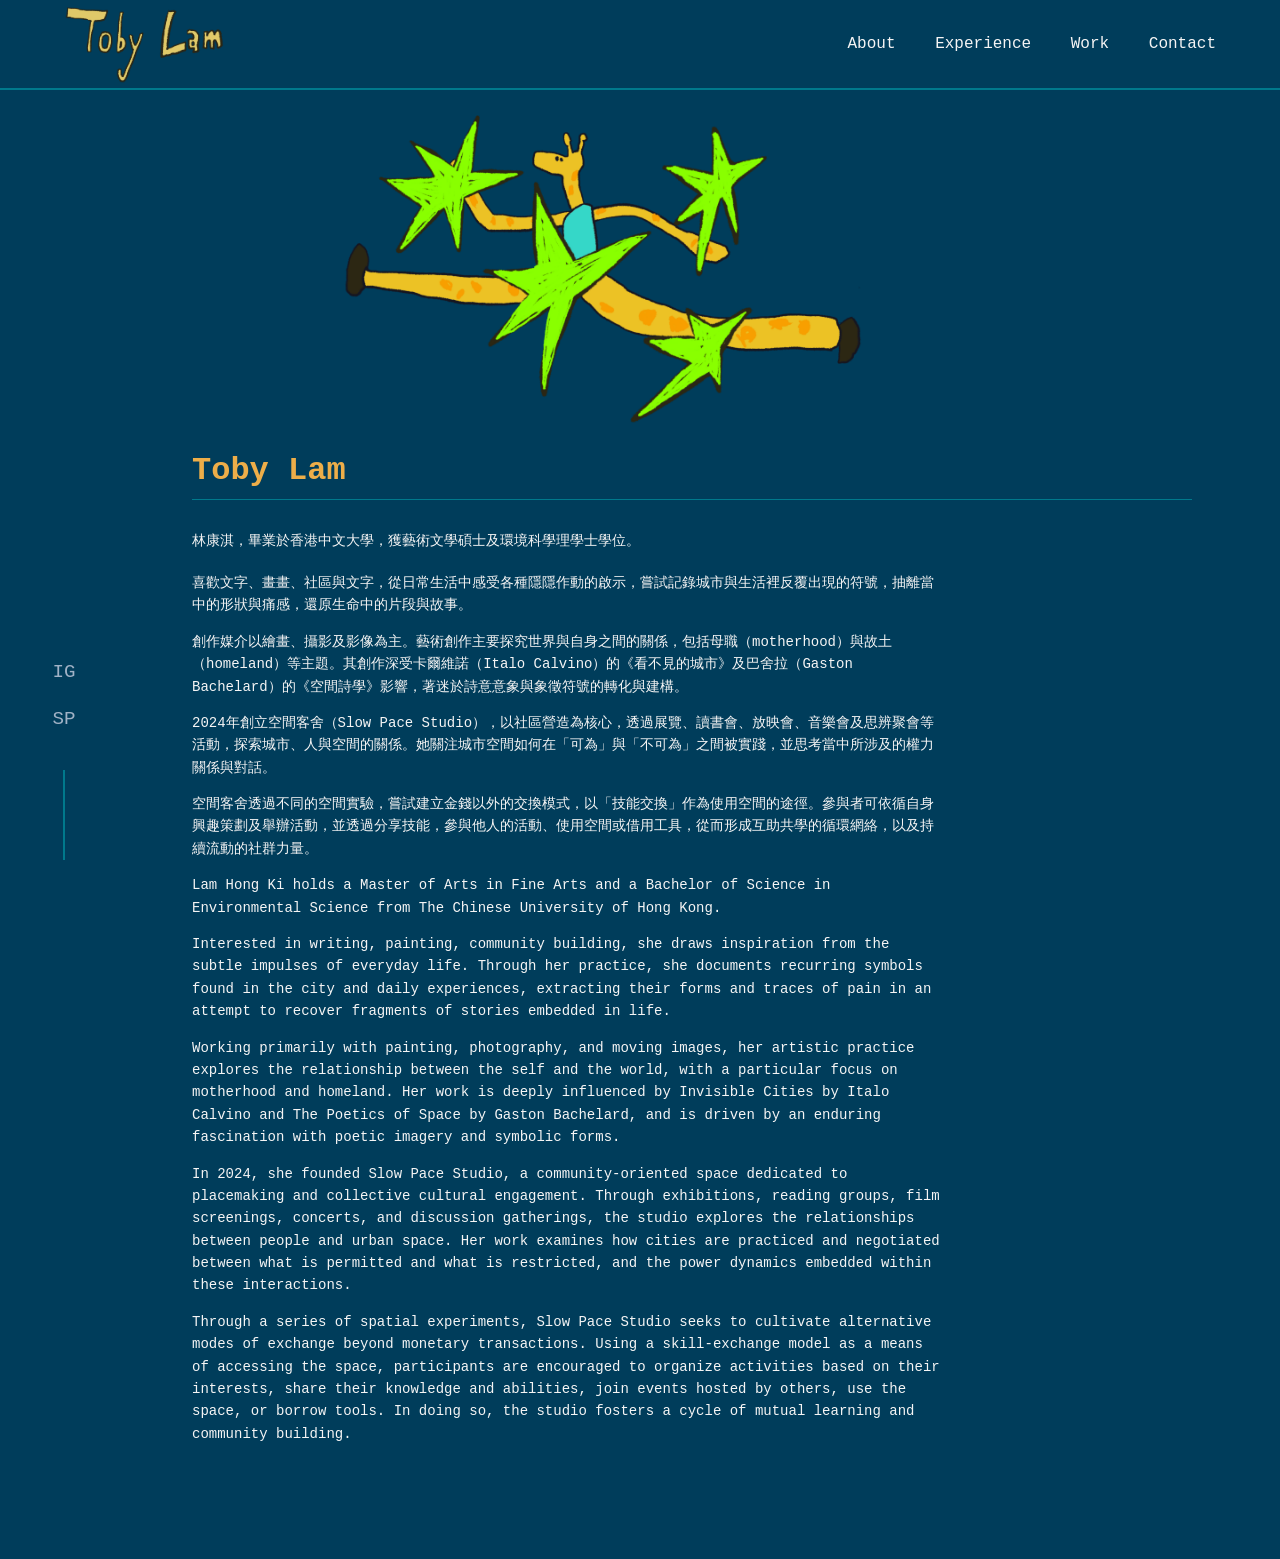
<file: index.html>
<!DOCTYPE html>
<html lang="zh-TW">
<head>
    <meta charset="UTF-8">
    <meta name="viewport" content="width=device-width, initial-scale=1.0">
    <title>Toby Lam | Portfolio</title>
    <link rel="stylesheet" href="style.css">
</head>
<body>

<!-- 頂部固定導覽列 (佔高大約 15vh) -->
<nav class="top-navbar">
    <div class="nav-logo">
        <img src="name.PNG" alt="Toby Lam" class="header-logo">
    </div>
<div class="nav-links">
        <a href="index.html">About</a>
<a href="experience.html">Experience</a>
<a href="work.html">Work</a>
<a href="contact.html">Contact</a>
    </div>
</nav>

    <!-- 左側固定社群欄 (佔寬大約 10vw) -->
    <aside class="left-sidebar">
        <div class="sidebar-icons">
            <a href="https://www.instagram.com/tubitubi86/" target="_blank" title="Instagram">IG</a>
            <a href="https://www.instagram.com/slowpace_studio/" target="_blank" title="Instagram">SP</a>
        </div>
        <div class="sidebar-line"></div>
    </aside>

    <!-- 右側主要內容區 (會避開頂部與左側的固定範圍) -->
    <div class="main-wrapper">
    <!-- Insert your photo here -->
  <div class="about-photo-container">
    <img src="i1.PNG" alt="About Me Photo" class="about-top-photo">
  </div>    
<!-- About 區塊 -->
<section id="about" class="content-section">
  <h2 class="section-title">Toby Lam</h2>
  
<div class="about-side-layout">
  <p class="fade-in-text">林康淇，畢業於香港中文大學，獲藝術文學碩士及環境科學理學士學位。</p>
</div>
    
  <p class="fade-in-text">喜歡文字、畫畫、社區與文字，從日常生活中感受各種隱隱作動的啟示，嘗試記錄城市與生活裡反覆出現的符號，抽離當中的形狀與痛感，還原生命中的片段與故事。</p>
  
  <p class="fade-in-text">創作媒介以繪畫、攝影及影像為主。藝術創作主要探究世界與自身之間的關係，包括母職（motherhood）與故土（homeland）等主題。其創作深受卡爾維諾（Italo Calvino）的《看不見的城市》及巴舍拉（Gaston Bachelard）的《空間詩學》影響，著迷於詩意意象與象徵符號的轉化與建構。</p>
  
  <p class="fade-in-text">2024年創立空間客舍（Slow Pace Studio），以社區營造為核心，透過展覽、讀書會、放映會、音樂會及思辨聚會等活動，探索城市、人與空間的關係。她關注城市空間如何在「可為」與「不可為」之間被實踐，並思考當中所涉及的權力關係與對話。</p>
  
  <p class="fade-in-text">空間客舍透過不同的空間實驗，嘗試建立金錢以外的交換模式，以「技能交換」作為使用空間的途徑。參與者可依循自身興趣策劃及舉辦活動，並透過分享技能，參與他人的活動、使用空間或借用工具，從而形成互助共學的循環網絡，以及持續流動的社群力量。</p>
  
  <p class="fade-in-text">Lam Hong Ki holds a Master of Arts in Fine Arts and a Bachelor of Science in Environmental Science from The Chinese University of Hong Kong.</p>
  
  <p class="fade-in-text">Interested in writing, painting, community building, she draws inspiration from the subtle impulses of everyday life. Through her practice, she documents recurring symbols found in the city and daily experiences, extracting their forms and traces of pain in an attempt to recover fragments of stories embedded in life.</p>
  
  <p class="fade-in-text">Working primarily with painting, photography, and moving images, her artistic practice explores the relationship between the self and the world, with a particular focus on motherhood and homeland. Her work is deeply influenced by Invisible Cities by Italo Calvino and The Poetics of Space by Gaston Bachelard, and is driven by an enduring fascination with poetic imagery and symbolic forms.</p>
  
  <p class="fade-in-text">In 2024, she founded Slow Pace Studio, a community-oriented space dedicated to placemaking and collective cultural engagement. Through exhibitions, reading groups, film screenings, concerts, and discussion gatherings, the studio explores the relationships between people and urban space. Her work examines how cities are practiced and negotiated between what is permitted and what is restricted, and the power dynamics embedded within these interactions.</p>
  
  <p class="fade-in-text">Through a series of spatial experiments, Slow Pace Studio seeks to cultivate alternative modes of exchange beyond monetary transactions. Using a skill-exchange model as a means of accessing the space, participants are encouraged to organize activities based on their interests, share their knowledge and abilities, join events hosted by others, use the space, or borrow tools. In doing so, the studio fosters a cycle of mutual learning and community building.</p>
</section>

    </div>

    <!-- 燈箱結構 -->
    <div id="lightbox" class="lightbox" onclick="closeLightbox()">
        <span class="close">&times;</span>
        <div id="lightbox-content"></div>
    </div>

    <script src="script.js"></script>
</body>
</html>
</file>
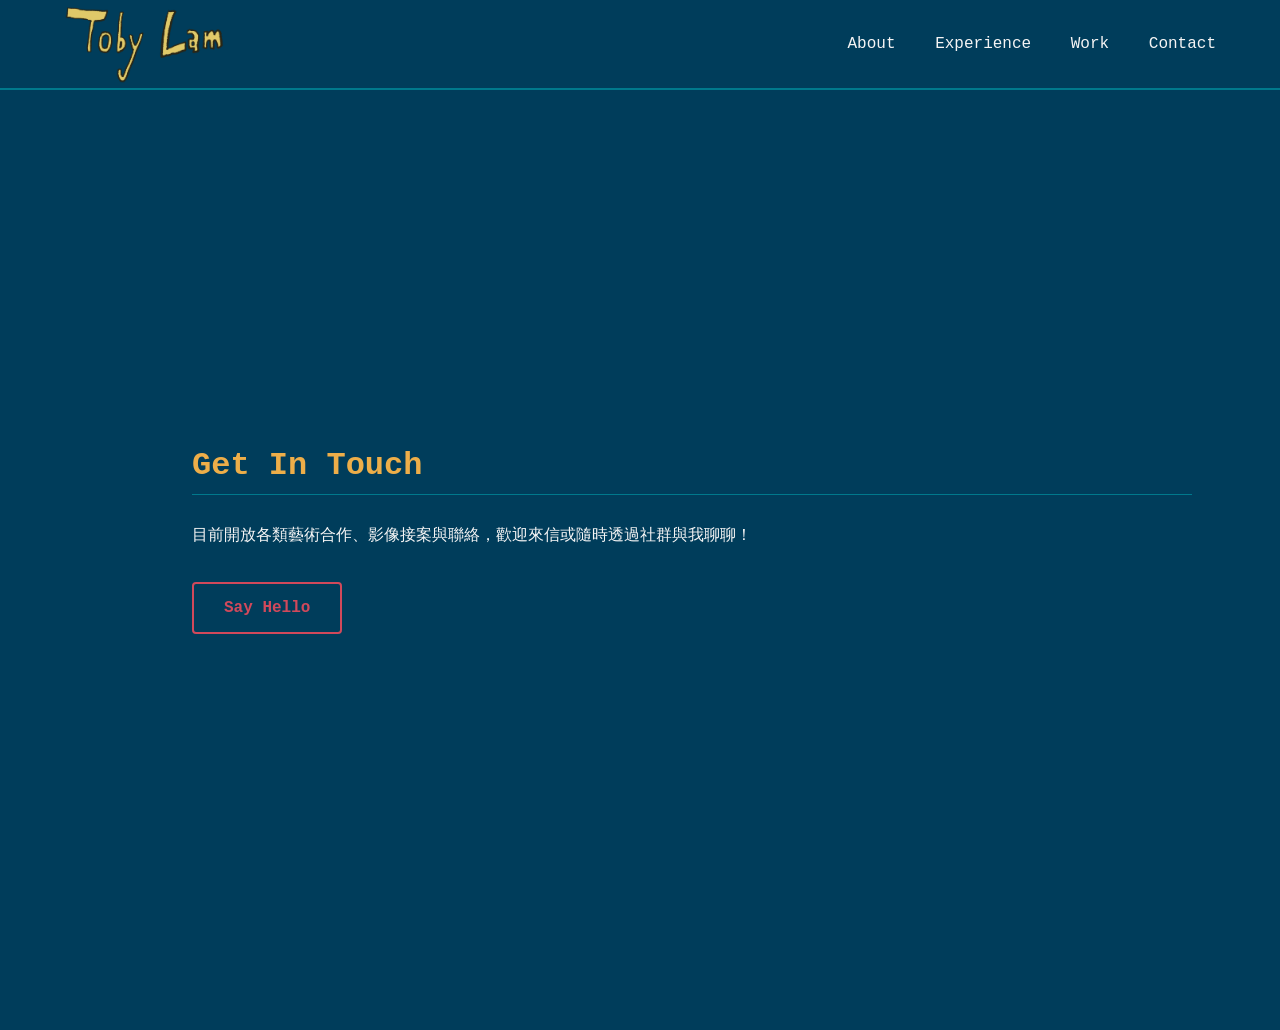
<file: contact.html>
<!DOCTYPE html>
<html lang="en">
<head>
    <meta charset="UTF-8">
    <meta name="viewport" content="width=device-width, initial-scale=1.0">
    <title>Contact | Toby</title>
    <link rel="stylesheet" href="style.css">
</head>
<body>

    <!-- 頂部固定導覽列 -->
    <nav class="top-navbar">
        <div class="nav-logo">
            <img src="name.PNG" alt="Toby Lam" class="header-logo">
        </div>
        <div class="nav-links">
            <a href="index.html">About</a>
            <a href="experience.html">Experience</a>
            <a href="work.html">Work</a>
            <a href="contact.html">Contact</a>
        </div>
    </nav>

    <!-- 聯絡區塊 -->
    <main class="main-wrapper">
        <section id="contact" class="content-section">
            <h2 class="section-title">Get In Touch</h2>
            <p>目前開放各類藝術合作、影像接案與聯絡，歡迎來信或隨時透過社群與我聊聊！</p> 
            <a href="mailto:你的Email@example.com" class="contact-btn">Say Hello</a> 
        </section>
    </main>

    <script src="script.js"></script>
</body>
</html>
</file>
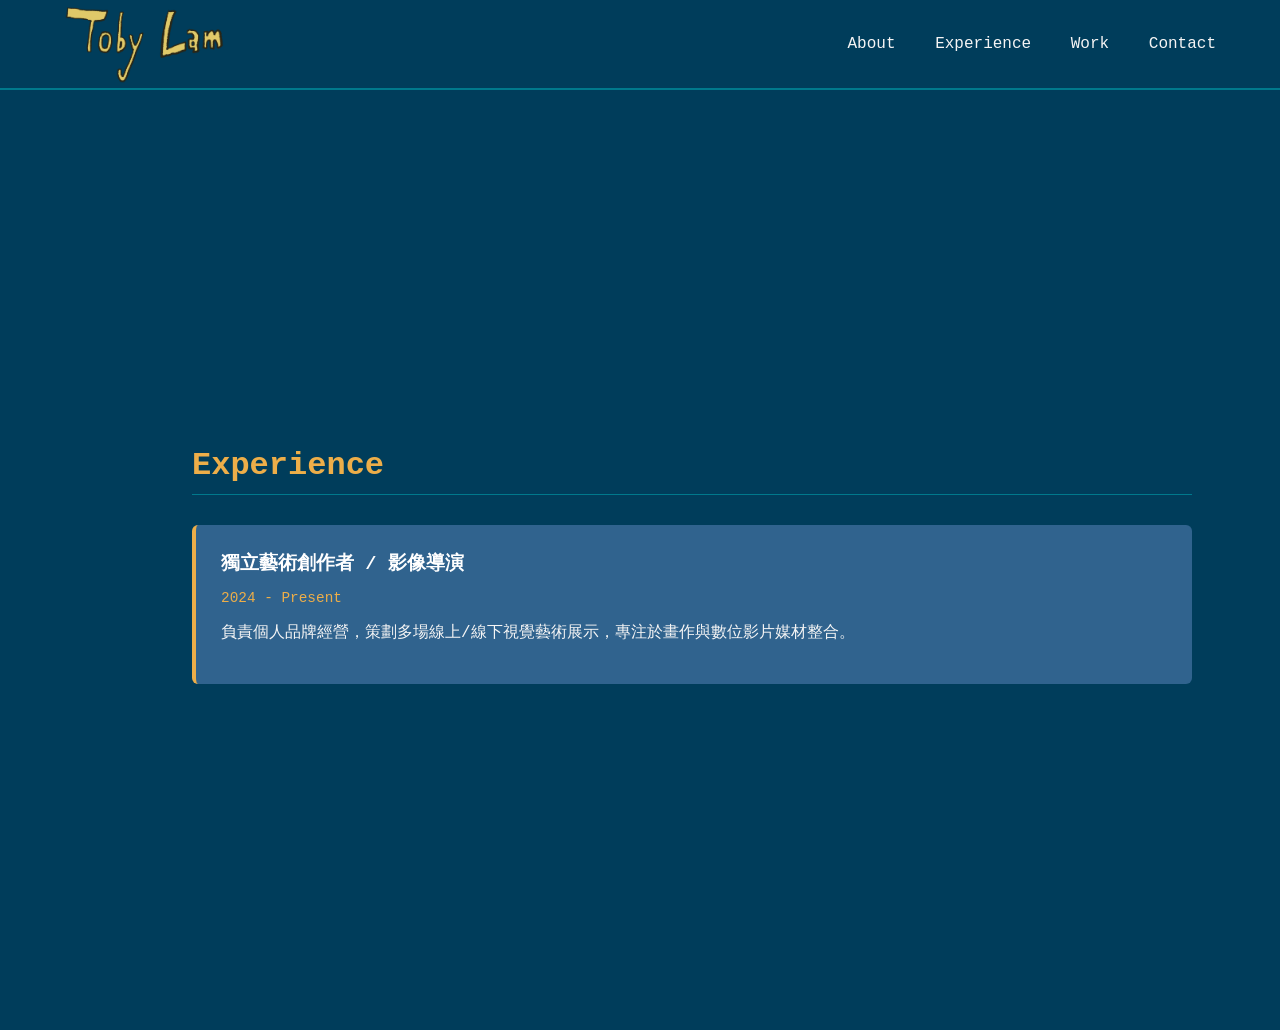
<file: experience.html>
<!DOCTYPE html>
<html lang="en">
<head>
    <meta charset="UTF-8">
    <meta name="viewport" content="width=device-width, initial-scale=1.0">
    <title>Experience | Toby</title>
    <link rel="stylesheet" href="style.css">
</head>
<body>

    <!-- 頂部固定導覽列 -->
    <nav class="top-navbar">
        <div class="nav-logo">
            <img src="name.PNG" alt="Toby Lam" class="header-logo">
        </div>
        <div class="nav-links">
            <a href="index.html">About</a>
            <a href="experience.html">Experience</a>
            <a href="work.html">Work</a>
            <a href="contact.html">Contact</a>
        </div>
    </nav>

    <!-- 內容區塊 -->
    <main class="main-wrapper">
        <section id="experience" class="content-section">
            <h2 class="section-title">Experience</h2>
            <div class="exp-card"> 
                <h3>獨立藝術創作者 / 影像導演</h3> 
                <p class="date">2024 - Present</p> 
                <p>負責個人品牌經營，策劃多場線上/線下視覺藝術展示，專注於畫作與數位影片媒材整合。</p> 
            </div> 
        </section>
    </main>

    <script src="script.js"></script>
</body>
</html>
</file>
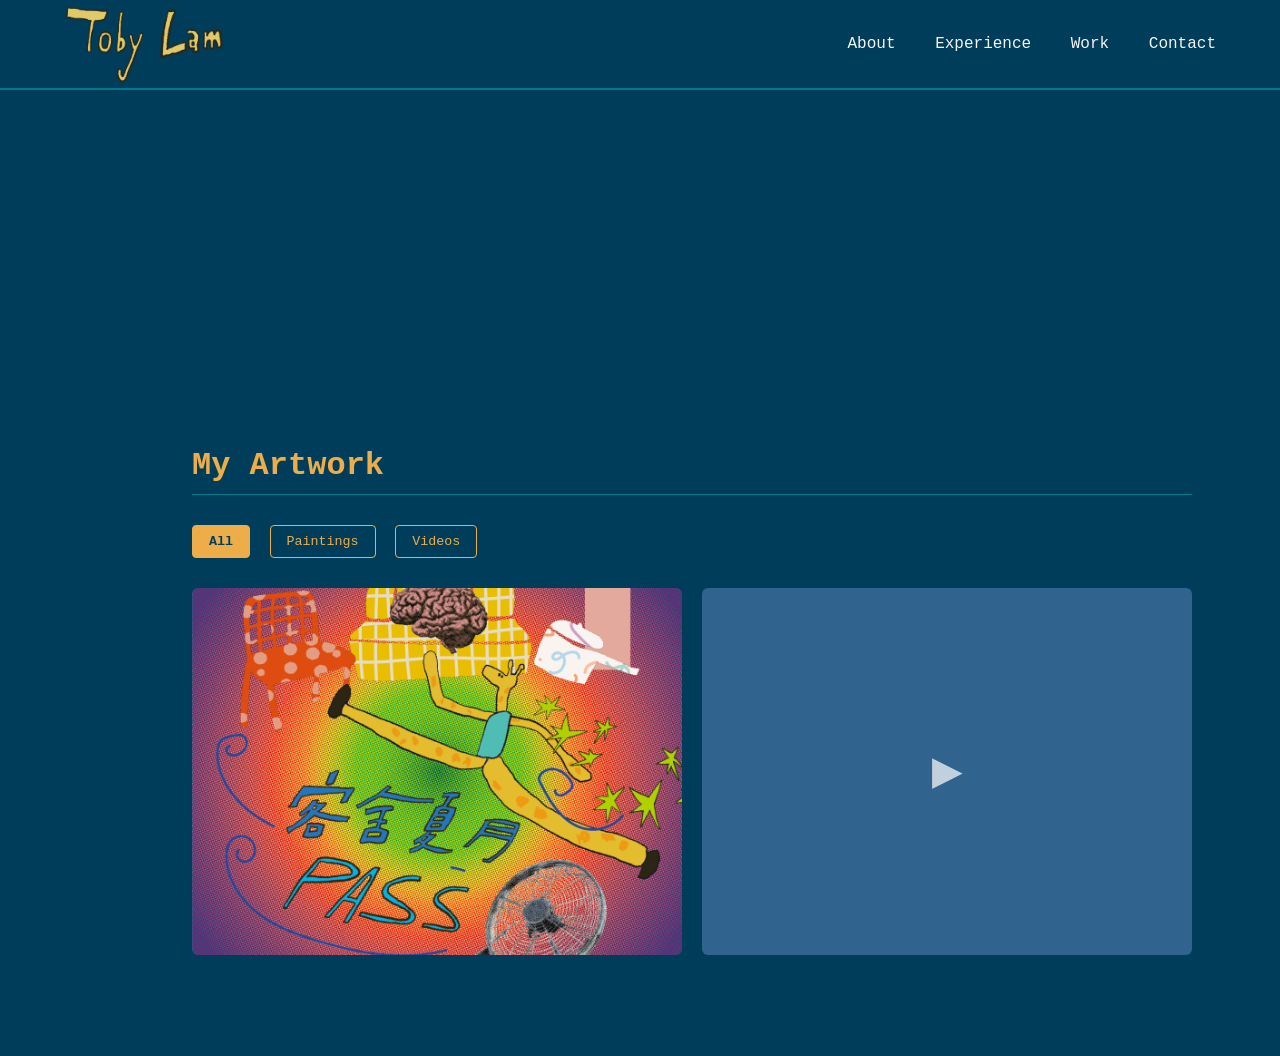
<file: work.html>
<!DOCTYPE html>
<html lang="en">
<head>
    <meta charset="UTF-8">
    <meta name="viewport" content="width=device-width, initial-scale=1.0">
    <title>Work | Toby</title>
    <link rel="stylesheet" href="style.css">
</head>
<body>

    <!-- 頂部固定導覽列 -->
    <nav class="top-navbar">
        <div class="nav-logo">
            <img src="name.PNG" alt="Toby Lam" class="header-logo">
        </div>
<div class="nav-links">
        <a href="index.html">About</a>
        <a href="experience.html" target="_blank">Experience</a>
        <a href="work.html" target="_blank">Work</a>
        <a href="contact.html" target="_blank">Contact</a>
    </div>
    </nav>

    <!-- 作品區塊 -->
    <main class="main-wrapper">
        <section id="work" class="content-section">
            <h2 class="section-title">My Artwork</h2>
            <div class="filter-menu"> 
                <button class="filter-btn active" data-target="all">All</button> 
                <button class="filter-btn" data-target="painting">Paintings</button> 
                <button class="filter-btn" data-target="video">Videos</button> 
            </div> 
            <main class="gallery-container" id="gallery-grid"></main> 
        </section>
    </main>

    <script src="script.js"></script>
</body>
</html>
</file>
<file: style.css>
/* 導入特製調色盤變數 */
:root {
    --bg-main: #003d5b;      /* 深海藍：大背景 */
    --bg-card: #30638e;      /* 石板藍：區塊與卡片 */
    --accent-gold: #edae49;  /* 蜂蜜金：標題與強調 */
    --accent-red: #d1495b;   /* 辣椒紅：Hover互動 */
    --accent-teal: #00798c;  /* 深孔雀綠：輔助邊框 */
    --text-light: #f5f5f5;   /* 亮白：內文字 */
    --text-muted: #a0b2c6;   /* 灰藍：次要字 */
}

/* 基礎重設 */
* {
    box-sizing: border-box;
    scroll-behavior: smooth; /* 點導覽列時會平滑滾動 */
}
body {
    font-family: "SF Mono", "Fira Code", monospace, Arial, sans-serif;
    margin: 0;
    padding: 0;
    background-color: var(--bg-main);
    color: var(--text-light);
}

/* ==================== 15% 頂部固定導覽列 ==================== */
.top-navbar {
    position: fixed;
    top: 0;
    left: 0;
    width: 100%;
    height: auto; /* 精準佔用 15% 螢幕高度 */
    background-color: rgba(0, 61, 91, 0.9); /* 半透明主色 */
    backdrop-filter: blur(10px); /* 磨砂玻璃效果 */
    display: flex;
    justify-content: space-between;
    align-items: center;
    padding: 20px 5%;
    z-index: 100;
    border-bottom: 2px solid var(--accent-teal);
}
.nav-logo {
    font-size: 1.5rem;
    font-weight: bold;
    color: var(--accent-gold);
}
.nav-links a {
    text-decoration: none;
    color: var(--text-light);
    margin-left: 30px;
    font-size: 1rem;
    transition: color 0.3s;
}
.nav-links a:hover {
    color: var(--accent-gold);
}

/* ==================== 10% 左側固定社群欄 ==================== */
.left-sidebar {
    position: fixed;
    top: 15vh; /* 從頂部導覽列下方開始算 */
    left: 0;
    width: 10vw; /* 精準佔用 10% 螢幕寬度 */
    height: 85vh;
    display: flex;
    flex-direction: column;
    align-items: center;
    justify-content: flex-end; /* 讓圖標靠下方聚集，符合 Brittany 風格 */
    padding-bottom: 40px;
    z-index: 90;
}
.sidebar-icons a {
    display: block;
    text-decoration: none;
    color: var(--text-muted);
    font-size: 1.2rem;
    margin: 25px 0;
    transition: all 0.3s;
    text-align: center;
}
.sidebar-icons a:hover {
    color: var(--accent-gold);
    transform: translateY(-5px);
}
/* 經典直拉線特效 */
.sidebar-line {
    width: 2px;
    height: 90px;
    background-color: var(--accent-teal);
    margin-top: 15px;
}

/* ==================== 主要內容包裹區 ==================== */
.main-wrapper {
    margin-top: 320px;   /* 避開頂部 15% */
    margin-left: 10vw;  /* 避開左側 10% */
    padding: 40px 5%;
}

.content-section {
    min-height: 70vh; /* 讓每個區塊有足夠的高度感 */
    padding: 60px 0;
    max-width: 1000px;
}

.section-title {
    font-size: 2rem;
    color: var(--accent-gold);
    margin-bottom: 30px;
    border-bottom: 1px solid var(--accent-teal);
    padding-bottom: 10px;
}

/* Experience 卡片樣式 */
.exp-card {
    background-color: var(--bg-card);
    padding: 25px;
    border-radius: 6px;
    border-left: 4px solid var(--accent-gold);
}
.exp-card h3 { margin: 0 0 10px 0; color: #fff; }
.exp-card .date { color: var(--accent-gold); font-size: 0.9rem; margin-bottom: 15px; }

/* ==================== 作品篩選與網格 (Work) ==================== */
.filter-menu {
    margin-bottom: 30px;
}
.filter-btn {
    background: none;
    border: 1px solid var(--accent-gold);
    color: var(--accent-gold);
    padding: 8px 16px;
    margin-right: 10px;
    border-radius: 4px;
    cursor: pointer;
    font-family: inherit;
    transition: all 0.3s;
}
.filter-btn:hover, .filter-btn.active {
    background-color: var(--accent-gold);
    color: var(--bg-main);
    font-weight: bold;
}

.gallery-container {
    display: grid;
    grid-template-columns: repeat(auto-fit, minmax(280px, 1fr));
    gap: 20px;
}
.gallery-item {
    position: relative;
    border-radius: 6px;
    overflow: hidden;
    aspect-ratio: 4 / 3;
    background-color: var(--bg-card);
    cursor: pointer;
}
.gallery-item img, .gallery-item video {
    width: 100%;
    height: 100%;
    object-fit: cover;
}
.play-icon {
    position: absolute;
    top: 50%; left: 50%; transform: translate(-50%, -50%);
    font-size: 40px; color: rgba(255,255,255,0.7); pointer-events: none;
}

/* 預覽遮罩 */
.preview-overlay {
    position: absolute;
    top: 0; left: 0; width: 100%; height: 100%;
    background-color: rgba(0, 61, 91, 0.85);
    color: var(--accent-gold);
    display: flex; align-items: center; justify-content: center;
    opacity: 0; transition: opacity 0.3s;
    font-weight: bold;
}
.gallery-item:hover .preview-overlay { opacity: 1; }
.gallery-item.hide { display: none; }

/* Contact 按鈕 */
.contact-btn {
    display: inline-block;
    padding: 15px 30px;
    border: 2px solid var(--accent-red);
    color: var(--accent-red);
    text-decoration: none;
    border-radius: 4px;
    margin-top: 20px;
    transition: all 0.3s;
    font-weight: bold;
}
.contact-btn:hover {
    background-color: var(--accent-red);
    color: #fff;
    box-shadow: 0 0 15px rgba(209, 73, 91, 0.4);
}

/* ==================== 燈箱彈出視窗 ==================== */
.lightbox {
    display: none; position: fixed; z-index: 1000;
    left: 0; top: 0; width: 100%; height: 100%;
    background-color: rgba(0, 21, 32, 0.95);
    align-items: center; justify-content: center;
}
.lightbox-active { display: flex; }
#lightbox-content img, #lightbox-content video {
    max-width: 85vw; max-height: 85vh; border-radius: 4px;
    border: 2px solid var(--accent-gold);
}
.close {
    position: absolute; top: 30px; right: 40px;
    color: var(--accent-gold); font-size: 40px; cursor: pointer;
}

/* 響應式手機板優化 */
@media (max-width: 768px) {
    .top-navbar { height: auto; }
    .nav-links { display: none; } /* 手機板暫時隱藏複雜選單 */
    .left-sidebar { display: none; } /* 手機板隱藏側邊欄避免擠壓 */
    .main-wrapper { margin-top: 260px; margin-left: 0; padding: 15px 5%; }
}
.header-logo {
  height: 5rem;
  margin: -1rem 0;         /* Absorbs the extra height to keep header spacing exactly the same */
  width: auto;
  aspect-ratio: auto;    /* Forces the browser to look at the source image file dimensions */
  object-fit: contain;   /* Scaled image will maintain its aspect ratio inside its box */
  vertical-align: middle;
}
/* ==================== About Me Photo Sizing ==================== */
.about-photo-container {
  width: 100%;
  max-width: 600px;       /* Restricts the photo from becoming too giant */
  margin: -300px auto -100px 10%;  /* Aligns it nicely to the left with space below it */
  text-align: left;
  box-shadow: none;       /* REMOVES the visible outer box/shadow lines completely */
  background: transparent;       /* Ensures no background container elements are visible */
  border: none !important;
}

.about-top-photo {
  width: 100%;            /* Forces the image to fit perfectly inside the 350px limits */
  height: auto;           /* Maintains original aspect ratio so it doesn't distort */
  box-shadow: none !important;  /* Removes the shadow that was forming a visible box */
  border: none !important;      /* Removes any ghost outline borders */
  border-radius: 0px;           /* Removes corner rounding so no empty frame artifacts show up */
  margin: 0 auto;           /* Guarantees the image element centers inside the container */
}
#about p {
  font-size: 14px; /* Default is usually 16px. You can adjust this number lower if needed */
  line-height: 1.6; /* Keeps the spacing between lines looking clean and readable */
  max-width: 750px;
}
/* ==================== Side-by-Side Paragraph Layout (Hidden/Removed) ==================== */
.about-side-layout {
  display: block; /* Disables flexbox layout */
  max-width: 900px;
  margin: 20px 0;
}

.side-photo {
  display: none !important; /* Completely hides the side photos */
}

.side-text {
  width: 100% !important; /* Expands the text to full width */
  margin: 0 !important;
}
/* 1. Define the gradual appear (fade-in) animation */
@keyframes gradualAppear {
  from {
    opacity: 0;
    transform: translateY(10px); /* Gives it a slight, elegant upward movement */
  }
  to {
    opacity: 1;
    transform: translateY(0);
  }
}

/* 2. Create the class to attach to your text */
.fade-in-text {
  opacity: 0; /* Starts completely invisible */
  animation: gradualAppear 1.5s ease-out forwards; /* 1.5s controls how slow it appears */
}
</file>
